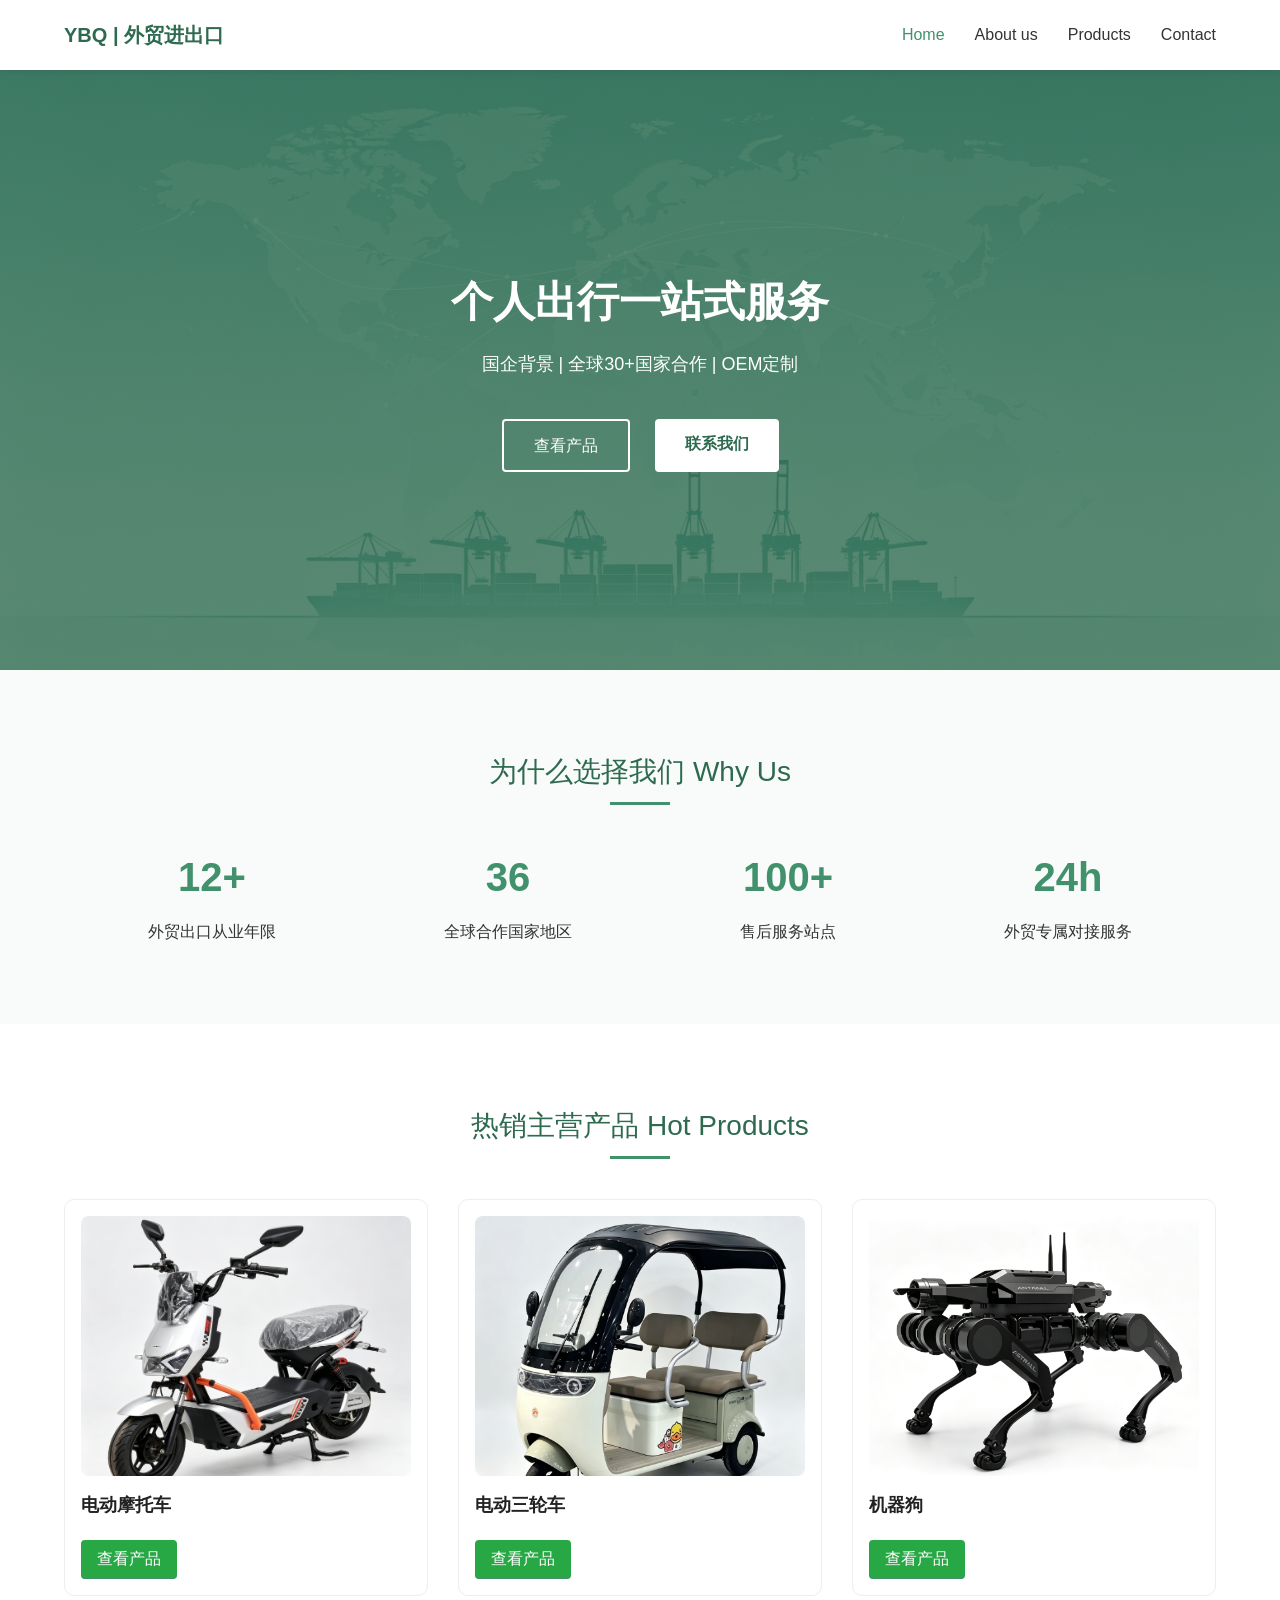
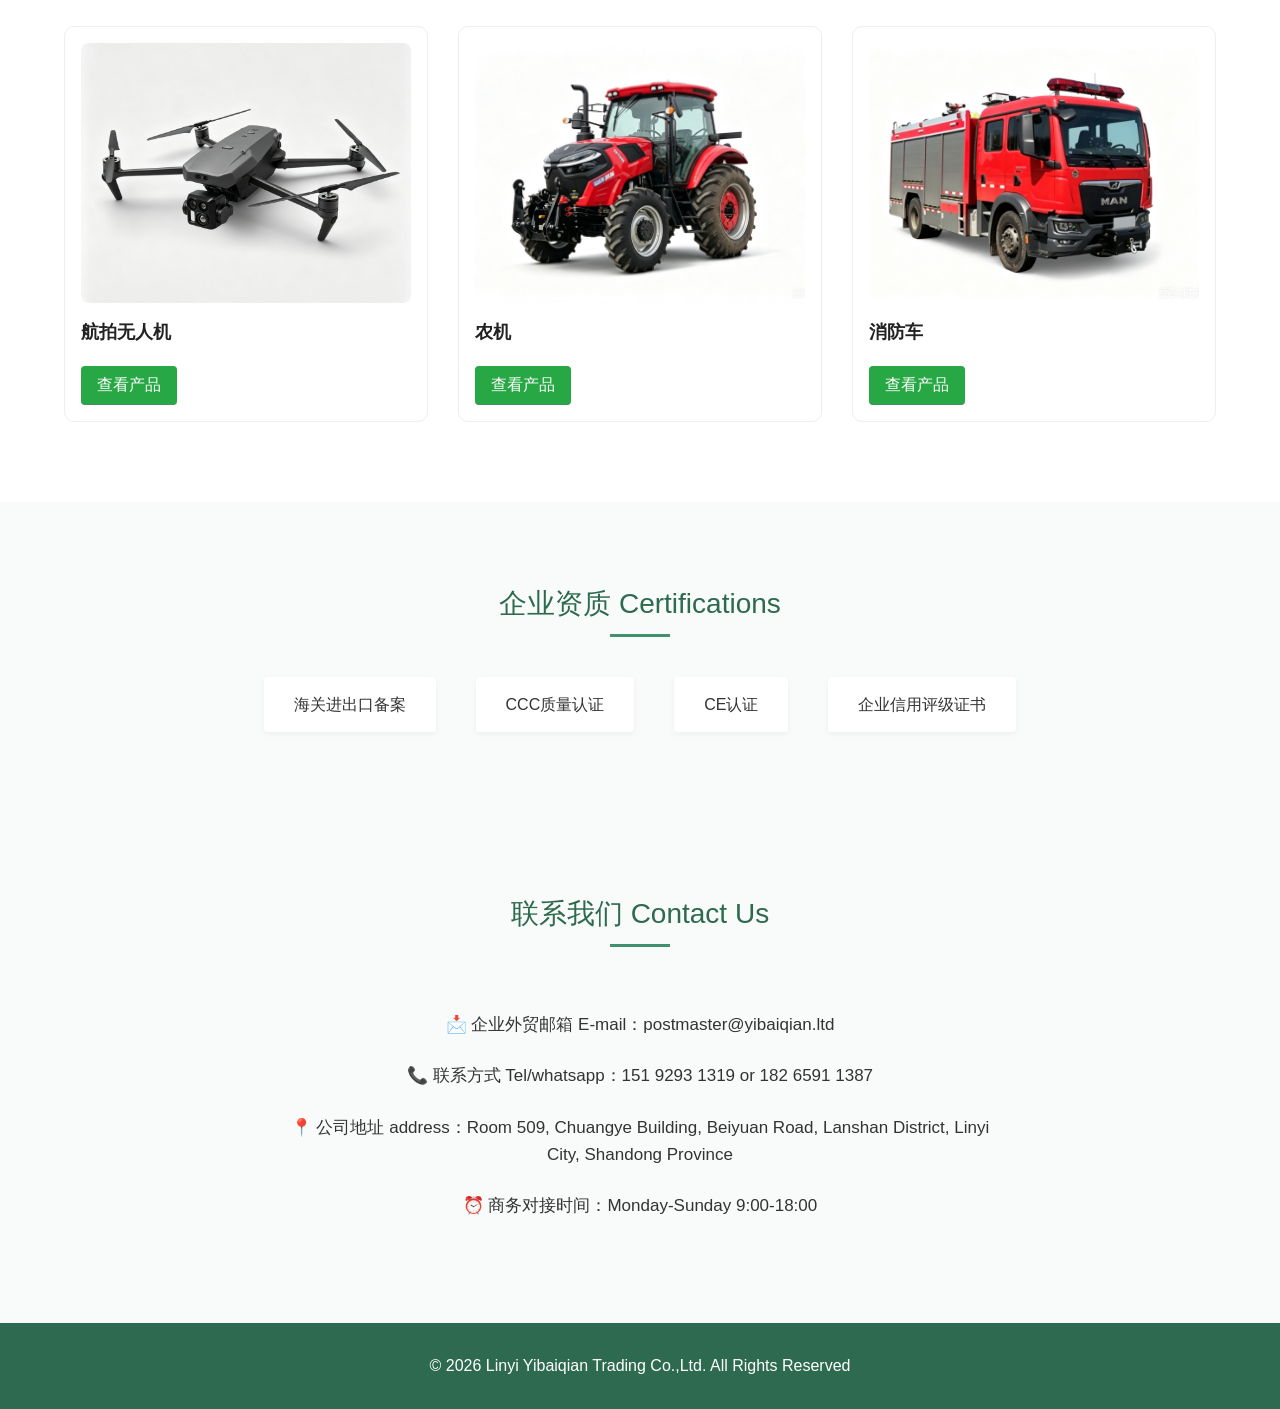
<file: index.html>
﻿<!DOCTYPE html>
<html lang="zh-CN">
<head>
    <meta charset="UTF-8">
    <meta name="viewport" content="width=device-width, initial-scale=1.0">
    <title>临沂壹佰仟公司 </title>
    <link rel="stylesheet" href="style.css">
    <style>
        /* 产品栅格自适应均匀布局，可复制到style.css */
        .pro-list {
            display: grid;
            /* 最小宽度320px，自动填充等分，均匀分布无留白 */
            grid-template-columns: repeat(auto-fit, minmax(320px, 1fr));
            gap: 30px;
        }

        .pro-img {
            height: 260px;
            overflow: hidden;
            border-radius: 8px;
        }

        .pro-card {
            border: 1px solid #eee;
            padding: 16px;
            border-radius: 10px;
            transition: all 0.3s ease;
        }

            .pro-card:hover {
                box-shadow: 0 4px 16px rgba(0,0,0,0.1);
                transform: translateY(-4px);
            }

            .pro-card h3 {
                margin: 12px 0;
                font-size: 18px;
                color: #222;
            }

        .pro-link {
            display: inline-block;
            margin-top: 8px;
            padding: 6px 16px;
            background: #28a745;
            color: #fff;
            text-decoration: none;
            border-radius: 4px;
        }
    </style>
</head>
<body>
    <!-- 顶部导航栏（跨页面跳转） -->
    <header class="header">
        <div class="container nav-wrap">
            <div class="logo">YBQ | 外贸进出口</div>
            <nav class="nav">
                <a href="index.html" class="active">Home</a>
                <a href="about.html">About us</a>
                <a href="products.html">Products</a>
                <a href="contact.html">Contact</a>

            </nav>
        </div>
    </header>

    <!-- 首屏Banner -->
    <section id="home" class="banner">
        <div class="container banner-content">
            <h1>个人出行一站式服务</h1>
            <p>国企背景 | 全球30+国家合作 | OEM定制 </p>
            <div class="banner-btns">
                <a href="products.html" class="btn-white">查看产品</a>
                <a href="contact.html" class="btn-green">联系我们</a>
            </div>
        </div>
    </section>

    <section class="advantage">
        <div class="container">
            <div class="section-title">为什么选择我们 Why Us</div>
            <div class="adv-list">
                <div class="adv-item">
                    <div class="num">12+</div>
                    <p>外贸出口从业年限</p>
                </div>
                <div class="adv-item">
                    <div class="num">36</div>
                    <p>全球合作国家地区</p>
                </div>
                <div class="adv-item">
                    <div class="num">100+</div>
                    <p>售后服务站点</p>
                </div>
                <div class="adv-item">
                    <div class="num">24h</div>
                    <p>外贸专属对接服务</p>
                </div>
            </div>
        </div>
    </section>

    <!-- 主营产品板块：5款产品 自适应均匀分布 -->
    <section id="product" class="product">
        <div class="container">
            <div class="section-title">热销主营产品 Hot Products</div>
            <div class="pro-list">

                <!-- 产品1 电动摩托车 -->
                <div class="pro-card">
                    <div class="pro-img">
                        <img src="电动摩托.png" alt="电动摩托车" style="width:100%;height:100%;object-fit:cover;">
                    </div>
                    <h3>电动摩托车</h3>
                    <a href="products.html" class="pro-link">查看产品</a>
                </div>
                <!-- 产品2 电动三轮车 -->
                <div class="pro-card">
                    <div class="pro-img">
                        <img src="电动三轮.png" alt="电动三轮车" style="width:100%;height:100%;object-fit:cover;">
                    </div>
                    <h3>电动三轮车</h3>
                    <a href="products.html" class="pro-link">查看产品</a>
                </div>
                <!-- 产品3 智能四足机器狗 -->
                <div class="pro-card">
                    <div class="pro-img">
                        <img src="全地形机器狗X1.png" alt="机器狗" style="width:100%;height:100%;object-fit:cover;">
                    </div>
                    <h3>机器狗</h3>
                    <a href="products.html" class="pro-link">查看产品</a>
                </div>
                <!-- 产品4 航拍无人机 -->
                <div class="pro-card">
                    <div class="pro-img">
                        <img src="wurenji.png" alt="航拍无人机" style="width:100%;height:100%;object-fit:cover;">
                    </div>
                    <h3>航拍无人机</h3>
                    <a href="products.html" class="pro-link">查看产品</a>
                </div>
                <!-- 产品5 农机 -->
                <div class="pro-card">
                    <div class="pro-img">
                        <img src="大马力农用拖拉机.png" alt="农机" style="width:100%;height:100%;object-fit:cover;">
                    </div>
                    <h3>农机</h3>
                    <a href="products.html" class="pro-link">查看产品</a>
                </div>
                <!-- 产品6 消防车 -->
                <div class="pro-card">
                    <div class="pro-img">
                        <img src="M型压缩空气泡沫消防车.png" alt="消防车" style="width:100%;height:100%;object-fit:cover;">
                    </div>
                    <h3>消防车</h3>
                    <a href="products.html" class="pro-link">查看产品</a>
                </div>
            </div>
        </div>
    </section>

    <!-- 资质证书板块 -->
    <section id="cert" class="cert">
        <div class="container">
            <div class="section-title">企业资质 Certifications</div>
            <div class="cert-list">
                <div class="cert-item">海关进出口备案</div>
                <div class="cert-item">CCC质量认证</div>
                <div class="cert-item">CE认证</div>
                <div class="cert-item">企业信用评级证书</div>
            </div>
        </div>
    </section>

    <!-- 联系板块 -->
    <section id="contact" class="contact">
        <div class="container">
            <div class="section-title">联系我们 Contact Us</div>
            <div class="contact-wrap">
                <div class="contact-info">
                    <!-- 固定你的企业信息，无占位文字 -->
                    <p>📩 企业外贸邮箱 E-mail：postmaster@yibaiqian.ltd</p>
                    <p>📞 联系方式 Tel/whatsapp：151 9293 1319 or 182 6591 1387</p>
                    <p>
                        📍 公司地址 address：Room 509, Chuangye Building, Beiyuan Road,
                        Lanshan District, Linyi City, Shandong Province
                    </p>
                    <p>⏰ 商务对接时间：Monday-Sunday 9:00-18:00</p>
                </div>
            </div>
        </div>
    </section>

    <!-- 页脚 -->
    <footer class="footer">
        <div class="container">
            <p>© 2026 Linyi Yibaiqian Trading Co.,Ltd. All Rights Reserved</p>
        </div>
    </footer>

    <script src="script.js"></script>
</body>
</html>
</file>
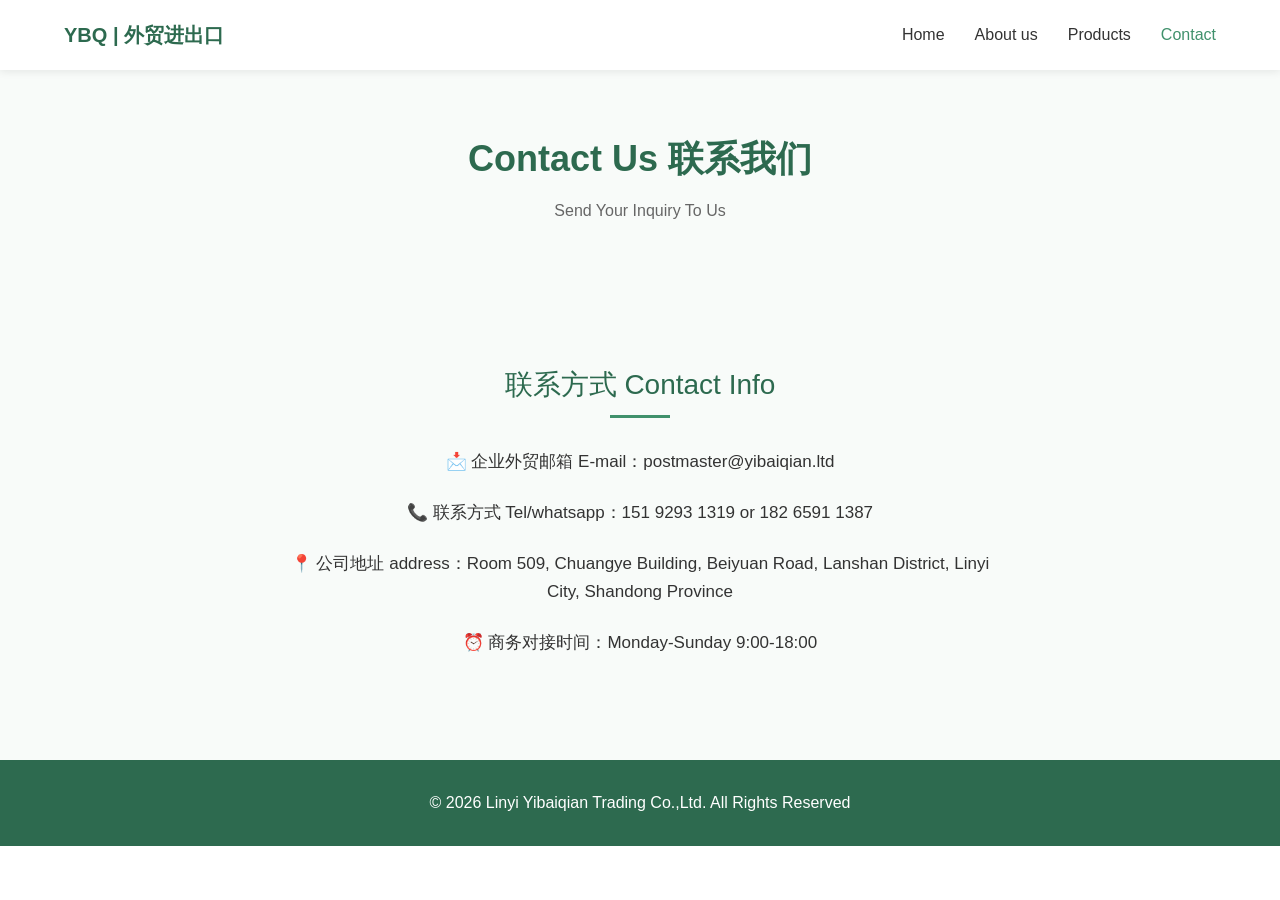
<file: contact.html>
﻿<!DOCTYPE html>
<html lang="zh-CN">
<head>
    <meta charset="UTF-8">
    <meta name="viewport" content="width=device-width, initial-scale=1.0">
    <title>Contact Us - 壹佰仟公司</title>
    <link rel="stylesheet" href="style.css">
</head>
<body>
    <header class="header">
        <div class="container nav-wrap">
            <!-- 增加点击logo返回首页 -->
            <div class="logo" onclick="location.href='index.html'" style="cursor: pointer;">YBQ | 外贸进出口</div>
            <nav class="nav">
                <a href="index.html">Home</a>
                <a href="about.html" >About us</a>
                <a href="products.html">Products</a>
                <a href="contact.html"class="active">Contact</a>
               
            </nav>
        </div>
    </header>

    <div class="page-padding"></div>
    <section class="page-banner">
        <div class="container">
            <h1>Contact Us 联系我们</h1>
            <p>Send Your Inquiry To Us</p>
        </div>
    </section>

    <!-- 联系区域：删除表单，单行居中展示联系方式 -->
    <section class="contact-page" style="padding:80px 0; background:#f8fbf9;">
        <div class="container">
            <div class="contact-wrap" style="display:flex; justify-content:center;">
                <div class="contact-info" style="max-width:720px; width:100%; text-align:center;">
                    <div class="section-title" style="margin-bottom:40px;">联系方式 Contact Info</div>
                    <!-- 固定企业信息，无占位填空文字 -->
                    <p>📩 企业外贸邮箱 E-mail：postmaster@yibaiqian.ltd</p>
                    <p>📞 联系方式 Tel/whatsapp：151 9293 1319 or 182 6591 1387</p>
                    <p>
                        📍 公司地址 address：Room 509, Chuangye Building, Beiyuan Road,
                        Lanshan District, Linyi City, Shandong Province
                    </p>
                    <p>⏰ 商务对接时间：Monday-Sunday 9:00-18:00</p>
                </div>
            </div>
        </div>
    </section>

    <footer class="footer">
        <div class="container">
            <p>© 2026 Linyi Yibaiqian Trading Co.,Ltd. All Rights Reserved</p>
        </div>
    </footer>

    <script src="script.js"></script>
</body>
</html>
</file>
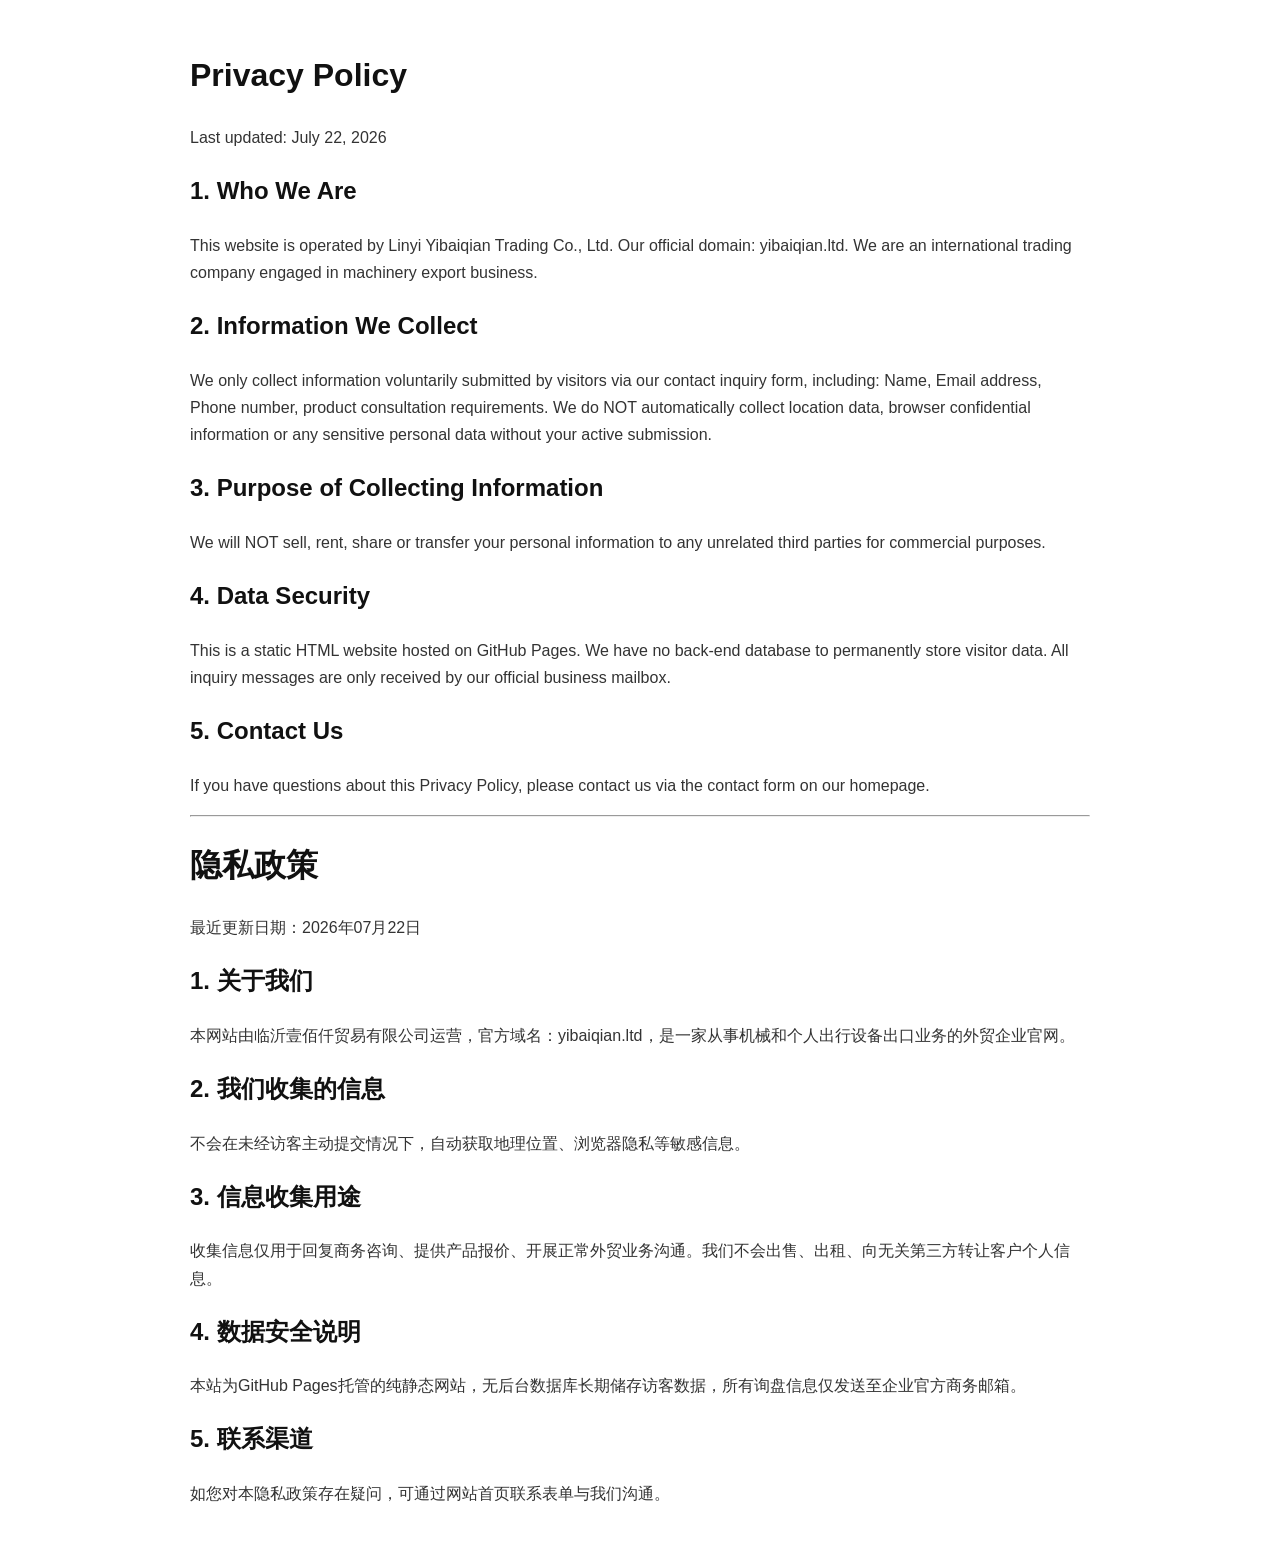
<file: privacy.html>
﻿<!DOCTYPE html>
<html lang="en">
<head>
    <meta charset="UTF-8">
    <meta name="viewport" content="width=device-width, initial-scale=1.0">
    <title>Privacy Policy | Yibaiqian Trading</title>
    <style>
        body {
            max-width: 900px;
            margin: 3rem auto;
            padding: 0 20px;
            font-family: Arial,sans-serif;
            line-height: 1.7;
            color: #333;
        }

        h1, h2 {
            color: #111;
        }
    </style>
</head>
<body>
    <h1>Privacy Policy</h1>
    <p>Last updated: July 22, 2026</p>

    <h2>1. Who We Are</h2>
    <p>This website is operated by Linyi Yibaiqian Trading Co., Ltd. Our official domain: yibaiqian.ltd. We are an international trading company engaged in machinery export business.</p>

    <h2>2. Information We Collect</h2>
    <p>
        We only collect information voluntarily submitted by visitors via our contact inquiry form, including: Name, Email address, Phone number, product consultation requirements.
        We do NOT automatically collect location data, browser confidential information or any sensitive personal data without your active submission.
    </p>

    <h2>3. Purpose of Collecting Information</h2>
    <p>
        We will NOT sell, rent, share or transfer your personal information to any unrelated third parties for commercial purposes.
    </p>

    <h2>4. Data Security</h2>
    <p>This is a static HTML website hosted on GitHub Pages. We have no back-end database to permanently store visitor data. All inquiry messages are only received by our official business mailbox.</p>

    <h2>5. Contact Us</h2>
    <p>If you have questions about this Privacy Policy, please contact us via the contact form on our homepage.</p>

    <hr>
    <h1>隐私政策</h1>
    <p>最近更新日期：2026年07月22日</p>
    <h2>1. 关于我们</h2>
    <p>
        本网站由临沂壹佰仟贸易有限公司运营，官方域名：yibaiqian.ltd，是一家从事机械和个人出行设备出口业务的外贸企业官网。</h2>
        <h2>2. 我们收集的信息</h2>
    <p>
        不会在未经访客主动提交情况下，自动获取地理位置、浏览器隐私等敏感信息。
    </p>
    <h2>3. 信息收集用途</h2>
    <p>收集信息仅用于回复商务咨询、提供产品报价、开展正常外贸业务沟通。我们不会出售、出租、向无关第三方转让客户个人信息。</p>
    <h2>4. 数据安全说明</h2>
    <p>本站为GitHub Pages托管的纯静态网站，无后台数据库长期储存访客数据，所有询盘信息仅发送至企业官方商务邮箱。</p>
    <h2>5. 联系渠道</h2>
    <p>如您对本隐私政策存在疑问，可通过网站首页联系表单与我们沟通。</p>

</body>
</html>
</file>
<file: style.css>
﻿/* 全局初始化 清新环境极简留白风格 */
* {
    margin: 0;
    padding: 0;
    box-sizing: border-box;
    font-family: "Microsoft YaHei", sans-serif;
}

body {
    color: #333;
    background-color: #ffffff;
    line-height: 1.6;
}

.container {
    width: 90%;
    max-width: 1200px;
    margin: 0 auto;
}

.section-title {
    font-size: 28px;
    text-align: center;
    margin-bottom: 50px;
    color: #2d6a4f;
    position: relative;
}

    .section-title::after {
        content: "";
        width: 60px;
        height: 3px;
        background-color: #40916c;
        position: absolute;
        left: 50%;
        transform: translateX(-50%);
        bottom: -10px;
    }

/* 导航栏 */
.header {
    position: fixed;
    top: 0;
    width: 100%;
    background-color: #fff;
    box-shadow: 0 2px 8px rgba(0,0,0,0.08);
    z-index: 999;
}

.nav-wrap {
    display: flex;
    justify-content: space-between;
    align-items: center;
    height: 70px;
}

.logo {
    font-size: 20px;
    font-weight: bold;
    color: #2d6a4f;
}

.nav {
    display: flex;
    gap: 30px;
    align-items: center;
}

    .nav a {
        text-decoration: none;
        color: #333;
        transition: 0.3s;
    }

        .nav a.active, .nav a:hover {
            color: #40916c;
        }

.quote-btn {
    padding: 8px 20px;
    background-color: #40916c;
    color: #fff;
    border: none;
    border-radius: 4px;
    cursor: pointer;
    transition: 0.3s;
}

    .quote-btn:hover {
        background-color: #2d6a4f;
    }

/* 首屏Banner */
.banner {
    margin-top: 70px;
    height: 600px;
    background: linear-gradient(rgba(45, 106, 79, 0.8), rgba(45, 106, 79, 0.8)), url('banner-bg.png');
    background-size: cover;
    background-position: center;
    display: flex;
    align-items: center;
    text-align: center;
    color: #fff;
}

.banner-content h1 {
    font-size: 42px;
    margin-bottom: 15px;
}

.banner-content p {
    font-size: 18px;
    margin-bottom: 40px;
}

.banner-btns {
    display: flex;
    gap: 25px;
    justify-content: center;
}

.btn-white {
    padding: 12px 30px;
    border: 2px solid #fff;
    color: #fff;
    text-decoration: none;
    border-radius: 4px;
    transition: 0.3s;
}

    .btn-white:hover {
        background-color: #fff;
        color: #2d6a4f;
    }

.btn-green {
    padding: 12px 30px;
    background-color: #fff;
    color: #2d6a4f;
    text-decoration: none;
    border-radius: 4px;
    font-weight: bold;
}

/* 优势板块 */
.advantage {
    padding: 80px 0;
    background-color: #f8fbf9;
}

.adv-list {
    display: flex;
    justify-content: space-around;
    text-align: center;
}

.adv-item .num {
    font-size: 40px;
    font-weight: bold;
    color: #40916c;
    margin-bottom: 10px;
}

/* 产品板块 */
.product {
    padding: 80px 0;
}

.pro-list {
    display: flex;
    gap: 30px;
}

.pro-card {
    flex: 1;
    border: 1px solid #eee;
    padding: 20px;
    border-radius: 6px;
    transition: 0.3s;
}

    .pro-card:hover {
        box-shadow: 0 4px 15px rgba(64, 145, 108, 0.15);
    }

.pro-img {
    height: 300px;
    background-color: #f1f7f4;
    display: flex;
    align-items: center;
    justify-content: center;
    margin-bottom: 15px;
    color: #666;
}

.pro-link {
    display: inline-block;
    margin-top: 15px;
    color: #40916c;
    text-decoration: none;
    border-bottom: 1px solid #40916c;
}

/* 资质板块 */
.cert {
    padding: 80px 0;
    background-color: #f8fbf9;
}

.cert-list {
    display: flex;
    justify-content: center;
    gap: 40px;
    flex-wrap: wrap;
}

.cert-item {
    padding: 15px 30px;
    background-color: #fff;
    border-radius: 4px;
    box-shadow: 0 2px 6px rgba(0,0,0,0.05);
}

/* 联系板块 */
.contact {
    padding: 80px 0;
    background: #f8fbf9;
}

/* 外层容器居中 */
.contact-wrap {
    display: flex;
    justify-content: center;
    align-items: center;
}

/* 联系方式区块居中、控制宽度不拉伸太宽 */
.contact-info {
    text-align: center;
    max-width: 700px;
    width: 100%;
}

    .contact-info p {
        font-size: 17px;
        margin: 24px 0;
        color: #333;
    }

/* 下面表单相关样式全部删除，不需要了 */
/*.contact-form、.submit-btn 整段删掉*/

/* 页脚 */
.footer {
    padding: 30px 0;
    background-color: #2d6a4f;
    color: #fff;
    text-align: center;
}
/* 多页面通用样式 */
.page-padding {
    height: 70px;
}

.page-banner {
    background-color: #f8fbf9;
    padding: 60px 0;
    text-align: center;
}

    .page-banner h1 {
        font-size: 36px;
        color: #2d6a4f;
        margin-bottom: 10px;
    }

    .page-banner p {
        color: #666;
        font-size: 16px;
    }

.about-text {
    font-size: 17px;
    line-height: 1.8;
    color: #444;
}

.history-item {
    padding: 20px 0;
    border-bottom: 1px solid #eee;
    font-size: 16px;
}

    .history-item span {
        font-weight: bold;
        color: #40916c;
        font-size: 20px;
        margin-right: 20px;
    }
</file>
